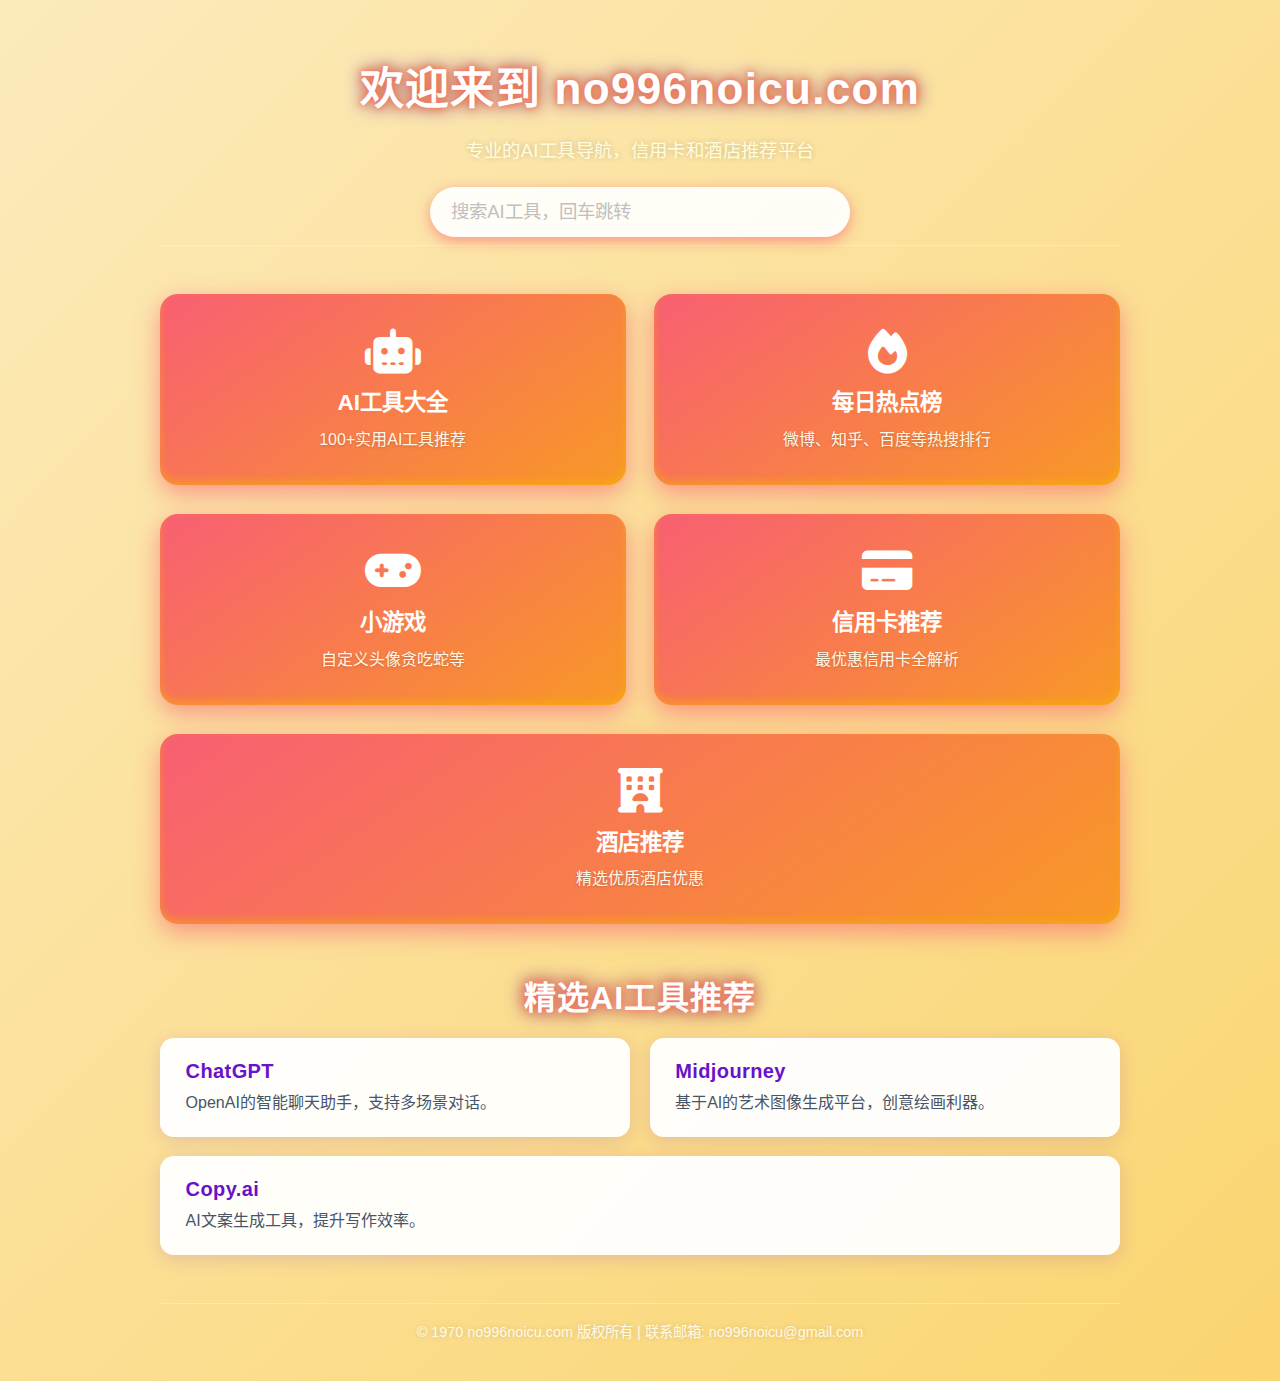
<file: index.html>
<!DOCTYPE html>
<html lang="zh-CN" >
<head>
  <meta charset="UTF-8" />
  <meta name="viewport" content="width=device-width, initial-scale=1" />
  <title>no996noicu.com - AI工具导航 · 信用卡推荐 · 酒店预订</title>
  <meta name="description" content="no996noicu.com 是专业的AI工具导航平台，提供100+实用AI工具推荐、优惠信用卡解析及精选酒店推荐，助力智能生活和智慧出行。" />
  <meta name="keywords" content="AI工具, 信用卡推荐, 酒店推荐, AI工具导航, 虚拟信用卡, 旅游预订" />
  <meta property="og:title" content="no996noicu.com - AI工具导航 · 信用卡推荐 · 酒店预订" />
  <meta property="og:description" content="专业的AI工具导航，信用卡和酒店推荐平台，覆盖最新最全的AI工具及实用金融旅游产品。" />
  <meta property="og:type" content="website" />
  <meta property="og:url" content="https://no996noicu.com/" />
  <meta property="og:image" content="https://no996noicu.com/assets/logo-og.png" />
  <link rel="canonical" href="https://no996noicu.com/" />
  <style>
 body {
  margin: 0;
  padding: 1.5rem 1rem;
  font-family: "Segoe UI", Tahoma, Geneva, Verdana, sans-serif;
  background: linear-gradient(135deg, #fceabb, #f8b500, #f85f73, #6a11cb, #2575fc);
  background-size: 1000% 1000%;
  animation: gradientBG 15s ease infinite;
  color: #1e293b;
  max-width: 960px;
  margin-left: auto;
  margin-right: auto;
  -webkit-font-smoothing: antialiased;
  -moz-osx-font-smoothing: grayscale;
}

@keyframes gradientBG {
  0%{background-position:0% 50%}
  50%{background-position:100% 50%}
  100%{background-position:0% 50%}
}

header {
  text-align: center;
  margin-bottom: 2.5rem;
  padding-bottom: 0.5rem;
  border-bottom: 1px solid rgba(255 255 255 / 0.3);
  color: #fff;
  text-shadow: 0 0 8px rgba(0,0,0,0.35);
}

header h1 {
  font-weight: 900;
  font-size: 2.75rem;
  letter-spacing: 0.03em;
  margin-bottom: 0.3rem;
  text-shadow:
    0 0 6px #f85f73,
    0 0 12px #f8b500,
    0 0 18px #6a11cb;
}

header p {
  font-size: 1.15rem;
  margin-bottom: 1.6rem;
  letter-spacing: 0.02em;
  color: #fffddd;
  text-shadow: 0 0 6px rgba(0,0,0,0.2);
}

#search-box {
  width: 100%;
  max-width: 420px;
  padding: 0.75rem 1.2rem;
  font-size: 1.15rem;
  border: 2px solid transparent;
  border-radius: 36px;
  box-sizing: border-box;
  background: rgba(255 255 255 / 0.9);
  box-shadow:
    0 4px 14px rgba(248, 95, 115, 0.6),
    inset 0 0 12px rgba(255 255 255 / 0.8);
  transition: all 0.3s ease;
  color: #222;
}

#search-box::placeholder {
  color: #bfbfbf;
}

#search-box:focus {
  outline: none;
  border-color: #f85f73;
  box-shadow:
    0 0 16px 3px #f85f73,
    inset 0 0 14px rgba(255 255 255 / 1);
  background: white;
}

main {
  display: flex;
  flex-wrap: wrap;
  justify-content: center;
  gap: 1.8rem;
  margin-top: 3rem;
  margin-bottom: 3rem;
}

.card {
  flex: 1 1 280px;
  background: linear-gradient(145deg, #f85f73, #f8b500, #6a11cb);
  background-size: 300% 300%;
  animation: gradientMove 8s ease infinite;
  color: white;
  border-radius: 18px;
  padding: 2.2rem 1.8rem;
  text-align: center;
  font-weight: 700;
  font-size: 1.4rem;
  box-shadow:
    0 8px 25px rgba(248, 95, 115, 0.6),
    inset 0 -4px 8px rgba(248, 181, 0, 0.5);
  cursor: pointer;
  text-decoration: none;
  user-select: none;
  transition:
    box-shadow 0.35s ease,
    transform 0.25s ease;
}

.card:hover {
  box-shadow:
    0 14px 35px rgba(106, 17, 203, 0.8),
    inset 0 -6px 10px rgba(255 255 255 / 0.5);
  transform: translateY(-6px);
  background-position: 100% 50%;
}

.card small {
  display: block;
  font-weight: 400;
  font-size: 1rem;
  margin-top: 0.6rem;
  color: #fff6e6;
  text-shadow:
    0 1px 3px rgba(0, 0, 0, 0.2);
}

@keyframes gradientMove {
  0%{background-position:0% 50%;}
  50%{background-position:100% 50%;}
  100%{background-position:0% 50%;}
}

section#featured {
  margin-bottom: 3rem;
}

section#featured h2 {
  font-size: 2rem;
  color: #fff;
  margin-bottom: 1.2rem;
  text-align: center;
  font-weight: 900;
  letter-spacing: 0.03em;
  text-shadow:
    0 0 10px #f85f73,
    0 0 15px #f8b500,
    0 0 20px #6a11cb;
}

.featured-list {
  display: flex;
  flex-wrap: wrap;
  justify-content: center;
  gap: 1.2rem;
}

.featured-card {
  background: rgba(255 255 255 / 0.95);
  color: #1e293b;
  padding: 1.4rem 1.6rem;
  border-radius: 14px;
  box-shadow:
    0 4px 18px rgba(106, 17, 203, 0.15);
  flex: 1 1 280px;
  cursor: pointer;
  user-select: none;
  transition:
    box-shadow 0.3s ease,
    transform 0.25s ease;
  text-decoration: none;
  display: flex;
  flex-direction: column;
  justify-content: center;
}

.featured-card:hover {
  box-shadow:
    0 10px 28px rgba(248, 95, 115, 0.4);
  transform: translateY(-5px);
}

.featured-card h3 {
  margin: 0 0 0.5rem 0;
  color: #6a11cb;
  font-size: 1.25rem;
  font-weight: 800;
  letter-spacing: 0.02em;
}

.featured-card p {
  margin: 0;
  color: #475569;
  font-size: 1rem;
  line-height: 1.45;
  user-select: text;
}

footer {
  text-align: center;
  font-size: 0.9rem;
  color: #fff9e6;
  margin-bottom: 1rem;
  user-select: none;
  border-top: 1px solid rgba(255 255 255 / 0.3);
  padding-top: 1rem;
  text-shadow: 0 0 6px rgba(0,0,0,0.15);
}

@media (max-width: 600px) {
  main, .featured-list {
    flex-direction: column;
    align-items: center;
  }
  .card, .featured-card {
    flex: 1 1 100%;
    max-width: 400px;
  }
}

  </style>
  <link rel="sitemap" type="application/xml" title="Sitemap" href="/sitemap.xml" />

  <!-- Google tag (gtag.js) -->
  <script async src="https://www.googletagmanager.com/gtag/js?id=G-1PS2DE4H6N"></script>
  <script>
    window.dataLayer = window.dataLayer || [];
    function gtag(){dataLayer.push(arguments);}
    gtag('js', new Date());

    gtag('config', 'G-1PS2DE4H6N');
  </script>
</head>
<body>

<header>
  <h1>欢迎来到 no996noicu.com</h1>
  <p>专业的AI工具导航，信用卡和酒店推荐平台</p>
  <input id="search-box" type="search" placeholder="搜索AI工具，回车跳转" />
</header>
<!-- 引入图标库 -->
<link rel="stylesheet" href="https://cdnjs.cloudflare.com/ajax/libs/font-awesome/6.5.0/css/all.min.css" />

<main>
  <a href="ai-tools.html" class="card" aria-label="进入AI工具大全">
    <i class="fas fa-robot fa-2x" style="margin-bottom: 10px;"></i><br/>
    AI工具大全
    <small>100+实用AI工具推荐</small>
  </a>
  <a href="hot.html" class="card" aria-label="每日热点榜">
    <i class="fas fa-fire fa-2x" style="margin-bottom: 10px;"></i><br/>
    每日热点榜
    <small>微博、知乎、百度等热搜排行</small>
  </a>
 <a href="xyx.html" class="card" aria-label="小游戏">
  <i class="fas fa-gamepad fa-2x" style="margin-bottom: 10px;"></i><br/>
  小游戏
  <small>自定义头像贪吃蛇等</small>
</a>
  <a href="#credit-card" class="card" aria-label="信用卡推荐">
    <i class="fas fa-credit-card fa-2x" style="margin-bottom: 10px;"></i><br/>
    信用卡推荐
    <small>最优惠信用卡全解析</small>
  </a>
  <a href="#hotel" class="card" aria-label="酒店推荐">
    <i class="fas fa-hotel fa-2x" style="margin-bottom: 10px;"></i><br/>
    酒店推荐
    <small>精选优质酒店优惠</small>
  </a>
</main>


<section id="featured">
  <h2>精选AI工具推荐</h2>
  <div class="featured-list">
    <a href="https://chat.openai.com/" target="_blank" rel="noopener" class="featured-card" aria-label="ChatGPT">
      <h3>ChatGPT</h3>
      <p>OpenAI的智能聊天助手，支持多场景对话。</p>
    </a>
    <a href="https://midjourney.com/" target="_blank" rel="noopener" class="featured-card" aria-label="Midjourney">
      <h3>Midjourney</h3>
      <p>基于AI的艺术图像生成平台，创意绘画利器。</p>
    </a>
    <a href="https://copy.ai/" target="_blank" rel="noopener" class="featured-card" aria-label="Copy.ai">
      <h3>Copy.ai</h3>
      <p>AI文案生成工具，提升写作效率。</p>
    </a>
  </div>
</section>

<footer>
  &copy; 1970 no996noicu.com 版权所有 | 联系邮箱: no996noicu@gmail.com
</footer>

<script>
  const searchBox = document.getElementById('search-box');
  searchBox.addEventListener('keydown', e => {
    if (e.key === 'Enter') {
      const query = encodeURIComponent(searchBox.value.trim());
      if(query){
        window.location.href = `ai-tools.html?search=${query}`;
      }
    }
  });
</script>

</body>
</html>
</file>
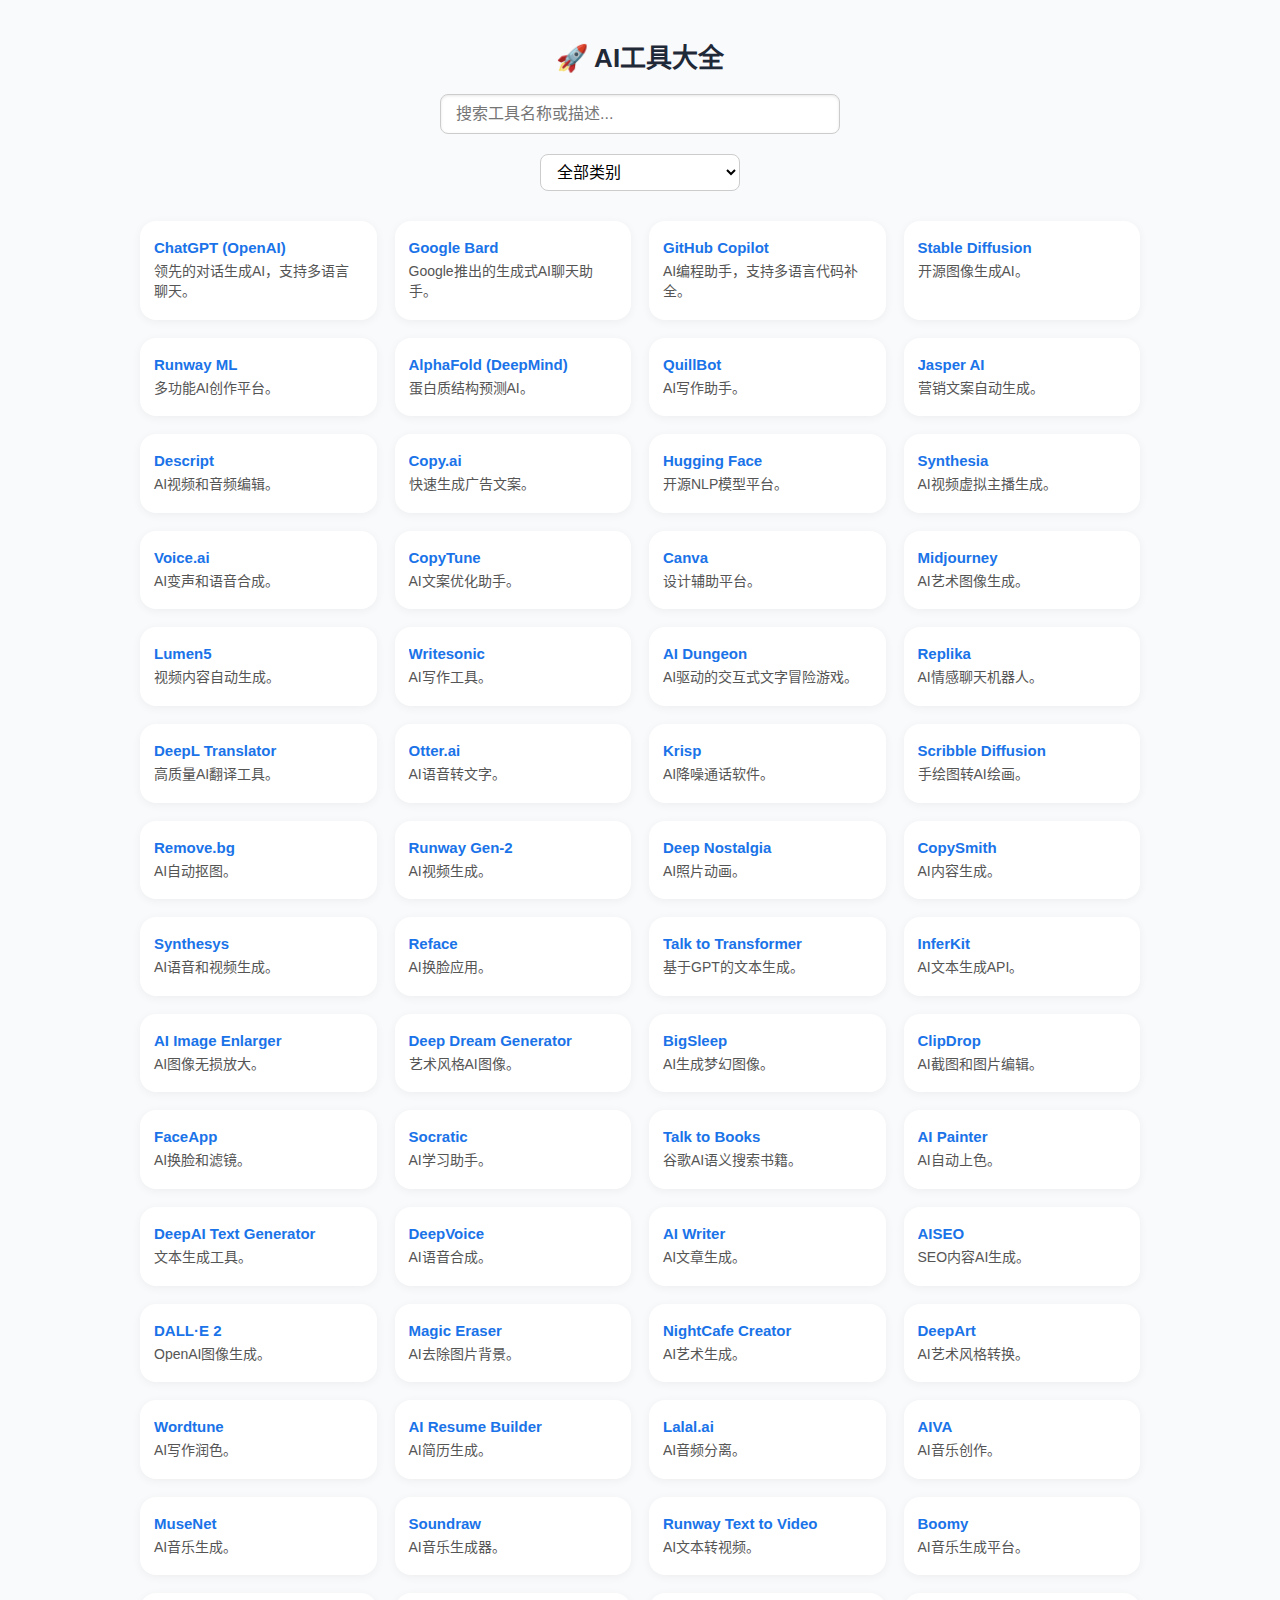
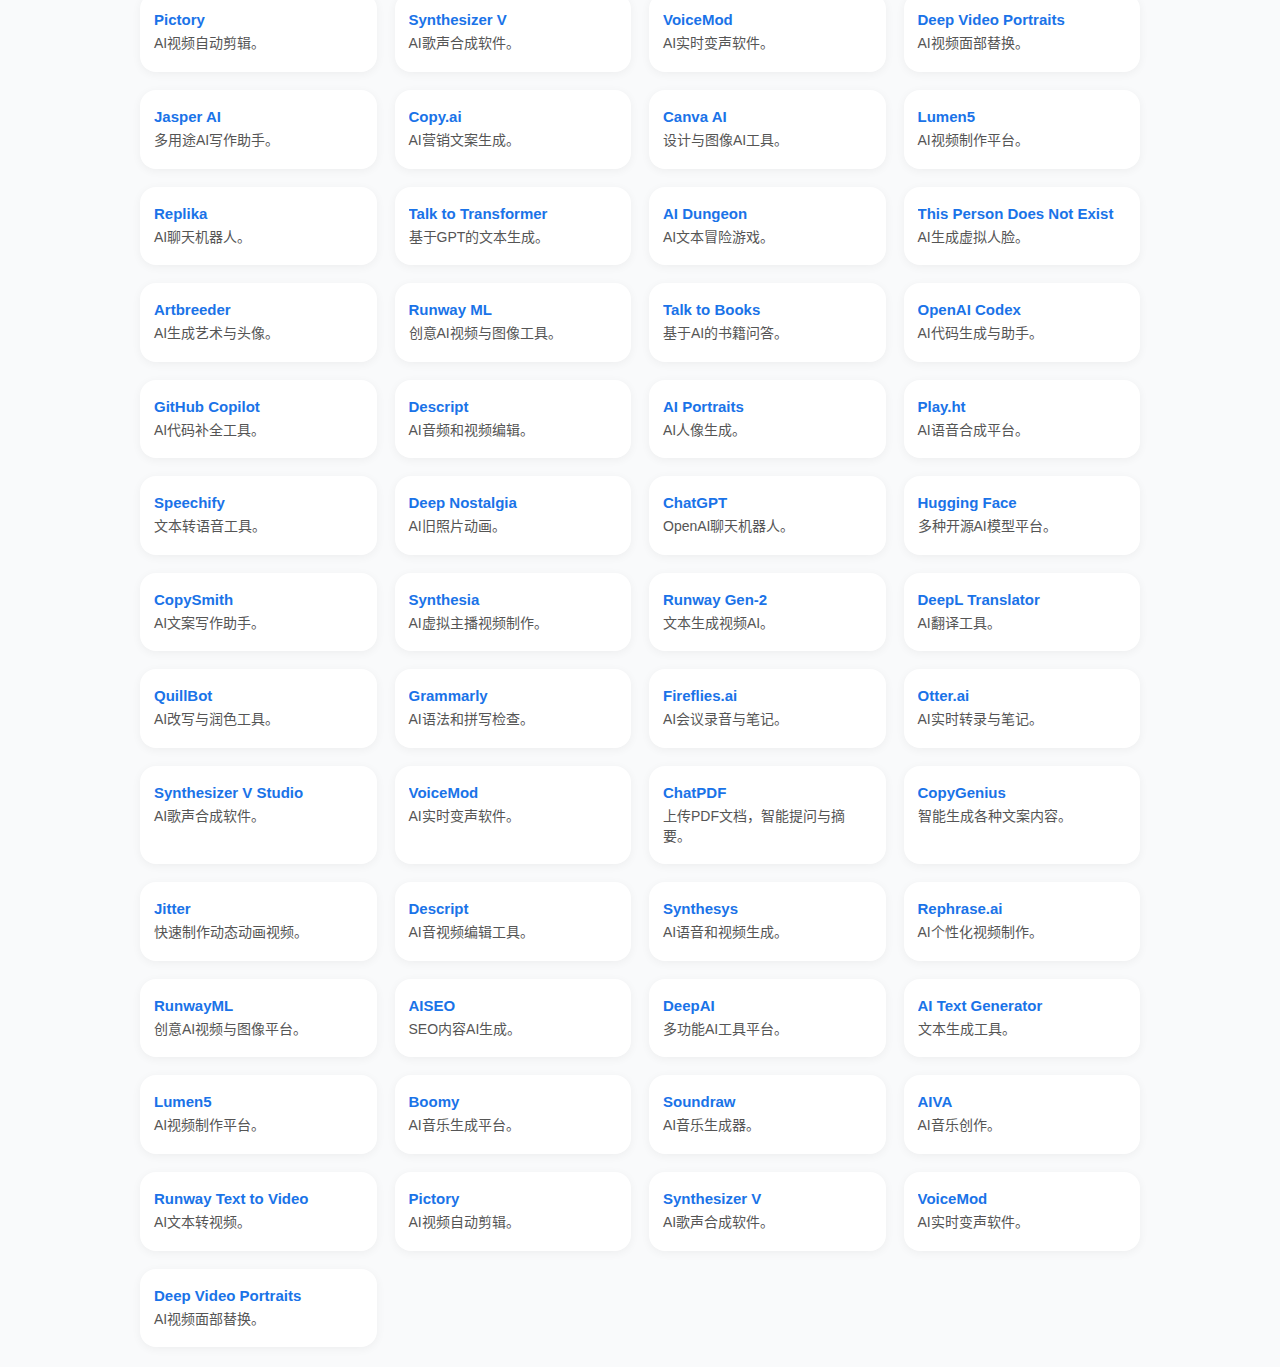
<file: ai-tools.html>
<!DOCTYPE html>
<html lang="zh-CN">
<head>
  <meta charset="UTF-8" />
  <meta name="viewport" content="width=device-width, initial-scale=1" />
  <title>🚀 AI工具大全（100+平台）</title>
  <style>
    body {
      margin: 0; padding: 20px;
      font-family: -apple-system, BlinkMacSystemFont, "Segoe UI", "PingFang SC", "Hiragino Sans GB", "Microsoft YaHei", sans-serif;
      background-color: #f9fafb;
      color: #333;
      max-width: 1000px;
      margin: 0 auto;
    }
    h1 {
      text-align: center;
      margin-bottom: 20px;
      font-size: 26px;
      color: #1f2937;
    }
    #search {
      display: block;
      margin: 0 auto 20px auto;
      max-width: 400px;
      width: 100%;
      padding: 10px 15px;
      font-size: 16px;
      border-radius: 8px;
      border: 1px solid #ccc;
      box-shadow: inset 0 1px 3px rgba(0,0,0,0.1);
      outline: none;
      transition: border-color 0.2s ease;
    }
    #search:focus {
      border-color: #2563eb;
      box-shadow: 0 0 5px rgba(37, 99, 235, 0.5);
    }
    #categoryFilter {
      display: block;
      margin: 0 auto 30px auto;
      max-width: 200px;
      width: 100%;
      padding: 8px 12px;
      font-size: 16px;
      border-radius: 8px;
      border: 1px solid #ccc;
      background: #fff;
    }
    .grid {
      display: grid;
      grid-template-columns: repeat(auto-fill,minmax(220px,1fr));
      gap: 18px;
    }
    .card {
      background-color: #fff;
      border-radius: 16px;
      padding: 18px 14px;
      text-align: left;
      box-shadow: 0 2px 10px rgba(0,0,0,0.05);
      transition: transform 0.15s, box-shadow 0.15s;
      cursor: pointer;
      text-decoration: none;
      color: inherit;
      user-select: none;
    }
    .card:hover {
      transform: translateY(-4px);
      box-shadow: 0 6px 18px rgba(0,0,0,0.12);
    }
    .card .name {
      font-size: 15px;
      font-weight: 600;
      margin-bottom: 6px;
      color: #1a73e8;
      white-space: nowrap;
      overflow: hidden;
      text-overflow: ellipsis;
    }
    .card .desc {
      font-size: 14px;
      color: #555;
      line-height: 1.4;
    }
  </style>
</head>
<body>

<h1>🚀 AI工具大全</h1>
<input type="search" id="search" placeholder="搜索工具名称或描述..." aria-label="搜索工具" />
<select id="categoryFilter" aria-label="选择工具类别">
  <option value="all">全部类别</option>
  <option value="text">文本写作</option>
  <option value="image">图像生成</option>
  <option value="video">视频处理</option>
  <option value="code">编程辅助</option>
  <option value="voice">语音相关</option>
  <option value="other">其他工具</option>
</select>

<div class="grid" id="toolGrid"></div>

<script>
  const tools = [


  {"name":"ChatGPT (OpenAI)", "url":"https://chat.openai.com", "desc":"领先的对话生成AI，支持多语言聊天。", "category":"text"},
  {"name":"Google Bard", "url":"https://bard.google.com", "desc":"Google推出的生成式AI聊天助手。", "category":"text"},
  {"name":"GitHub Copilot", "url":"https://copilot.github.com", "desc":"AI编程助手，支持多语言代码补全。", "category":"code"},
  {"name":"Stable Diffusion", "url":"https://stable-diffusion.com", "desc":"开源图像生成AI。", "category":"image"},
  {"name":"Runway ML", "url":"https://runwayml.com", "desc":"多功能AI创作平台。", "category":"video"},
  {"name":"AlphaFold (DeepMind)", "url":"https://www.deepmind.com/research/alphafold", "desc":"蛋白质结构预测AI。", "category":"other"},
  {"name":"QuillBot", "url":"https://quillbot.com", "desc":"AI写作助手。", "category":"text"},
  {"name":"Jasper AI", "url":"https://jasper.ai", "desc":"营销文案自动生成。", "category":"text"},
  {"name":"Descript", "url":"https://descript.com", "desc":"AI视频和音频编辑。", "category":"video"},
  {"name":"Copy.ai", "url":"https://copy.ai", "desc":"快速生成广告文案。", "category":"text"},
  {"name":"Hugging Face", "url":"https://huggingface.co", "desc":"开源NLP模型平台。", "category":"other"},
  {"name":"Synthesia", "url":"https://synthesia.io", "desc":"AI视频虚拟主播生成。", "category":"video"},
  {"name":"Voice.ai", "url":"https://voice.ai", "desc":"AI变声和语音合成。", "category":"voice"},
  {"name":"CopyTune", "url":"https://copytune.com", "desc":"AI文案优化助手。", "category":"text"},
  {"name":"Canva", "url":"https://canva.com", "desc":"设计辅助平台。", "category":"image"},
  {"name":"Midjourney", "url":"https://midjourney.com", "desc":"AI艺术图像生成。", "category":"image"},
  {"name":"Lumen5", "url":"https://lumen5.com", "desc":"视频内容自动生成。", "category":"video"},
  {"name":"Writesonic", "url":"https://writesonic.com", "desc":"AI写作工具。", "category":"text"},
  {"name":"AI Dungeon", "url":"https://play.aidungeon.io", "desc":"AI驱动的交互式文字冒险游戏。", "category":"text"},
  {"name":"Replika", "url":"https://replika.ai", "desc":"AI情感聊天机器人。", "category":"text"},

  {"name":"DeepL Translator", "url":"https://www.deepl.com", "desc":"高质量AI翻译工具。", "category":"text"},
  {"name":"Otter.ai", "url":"https://otter.ai", "desc":"AI语音转文字。", "category":"voice"},
  {"name":"Krisp", "url":"https://krisp.ai", "desc":"AI降噪通话软件。", "category":"voice"},
  {"name":"Scribble Diffusion", "url":"https://scribblediffusion.com", "desc":"手绘图转AI绘画。", "category":"image"},
  {"name":"Remove.bg", "url":"https://www.remove.bg", "desc":"AI自动抠图。", "category":"image"},
  {"name":"Runway Gen-2", "url":"https://runwayml.com/gen-2", "desc":"AI视频生成。", "category":"video"},
  {"name":"Deep Nostalgia", "url":"https://www.myheritage.cn/deep-nostalgia", "desc":"AI照片动画。", "category":"image"},
  {"name":"CopySmith", "url":"https://copysmith.ai", "desc":"AI内容生成。", "category":"text"},
  {"name":"Synthesys", "url":"https://synthesys.io", "desc":"AI语音和视频生成。", "category":"video"},
  {"name":"Reface", "url":"https://reface.app", "desc":"AI换脸应用。", "category":"image"},
  {"name":"Talk to Transformer", "url":"https://app.inferkit.com/demo", "desc":"基于GPT的文本生成。", "category":"text"},
  {"name":"InferKit", "url":"https://inferkit.com", "desc":"AI文本生成API。", "category":"text"},
  {"name":"AI Image Enlarger", "url":"https://imglarger.com", "desc":"AI图像无损放大。", "category":"image"},
  {"name":"Deep Dream Generator", "url":"https://deepdreamgenerator.com", "desc":"艺术风格AI图像。", "category":"image"},
  {"name":"BigSleep", "url":"https://github.com/lucidrains/big-sleep", "desc":"AI生成梦幻图像。", "category":"image"},
  {"name":"ClipDrop", "url":"https://clipdrop.co", "desc":"AI截图和图片编辑。", "category":"image"},
  {"name":"FaceApp", "url":"https://www.faceapp.com", "desc":"AI换脸和滤镜。", "category":"image"},
  {"name":"Socratic", "url":"https://socratic.org", "desc":"AI学习助手。", "category":"text"},
  {"name":"Talk to Books", "url":"https://books.google.com/talktobooks", "desc":"谷歌AI语义搜索书籍。", "category":"text"},
  {"name":"AI Painter", "url":"https://paintschainer.preferred.tech/index_en.html", "desc":"AI自动上色。", "category":"image"},

  {"name":"DeepAI Text Generator", "url":"https://deepai.org/machine-learning-model/text-generator", "desc":"文本生成工具。", "category":"text"},
  {"name":"DeepVoice", "url":"https://deepvoice.ai", "desc":"AI语音合成。", "category":"voice"},
  {"name":"AI Writer", "url":"https://ai-writer.com", "desc":"AI文章生成。", "category":"text"},
  {"name":"AISEO", "url":"https://aiseo.ai", "desc":"SEO内容AI生成。", "category":"text"},
  {"name":"DALL·E 2", "url":"https://openai.com/dall-e-2", "desc":"OpenAI图像生成。", "category":"image"},
  {"name":"Magic Eraser", "url":"https://magiceraser.io", "desc":"AI去除图片背景。", "category":"image"},
  {"name":"NightCafe Creator", "url":"https://creator.nightcafe.studio", "desc":"AI艺术生成。", "category":"image"},
  {"name":"DeepArt", "url":"https://deepart.io", "desc":"AI艺术风格转换。", "category":"image"},
  {"name":"Wordtune", "url":"https://www.wordtune.com", "desc":"AI写作润色。", "category":"text"},
  {"name":"AI Resume Builder", "url":"https://enhancv.com", "desc":"AI简历生成。", "category":"text"},
  {"name":"Lalal.ai", "url":"https://www.lalal.ai", "desc":"AI音频分离。", "category":"voice"},
  {"name":"AIVA", "url":"https://www.aiva.ai", "desc":"AI音乐创作。", "category":"other"},
  {"name":"MuseNet", "url":"https://openai.com/blog/musenet", "desc":"AI音乐生成。", "category":"other"},
  {"name":"Soundraw", "url":"https://soundraw.io", "desc":"AI音乐生成器。", "category":"other"},
  {"name":"Runway Text to Video", "url":"https://runwayml.com/text-to-video", "desc":"AI文本转视频。", "category":"video"},
  {"name":"Boomy", "url":"https://boomy.com", "desc":"AI音乐生成平台。", "category":"other"},
  {"name":"Pictory", "url":"https://pictory.ai", "desc":"AI视频自动剪辑。", "category":"video"},
  {"name":"Synthesizer V", "url":"https://synthesizerv.com", "desc":"AI歌声合成软件。", "category":"voice"},
  {"name":"VoiceMod", "url":"https://www.voicemod.net", "desc":"AI实时变声软件。", "category":"voice"},
  {"name":"Deep Video Portraits", "url":"https://www.deepvideoportraits.com", "desc":"AI视频面部替换。", "category":"video"},

  {"name":"Jasper AI", "url":"https://www.jasper.ai", "desc":"多用途AI写作助手。", "category":"text"},
  {"name":"Copy.ai", "url":"https://www.copy.ai", "desc":"AI营销文案生成。", "category":"text"},
  {"name":"Canva AI", "url":"https://www.canva.com/features/ai", "desc":"设计与图像AI工具。", "category":"image"},
  {"name":"Lumen5", "url":"https://lumen5.com", "desc":"AI视频制作平台。", "category":"video"},
  {"name":"Replika", "url":"https://replika.ai", "desc":"AI聊天机器人。", "category":"chatbot"},
  {"name":"Talk to Transformer", "url":"https://app.inferkit.com/demo", "desc":"基于GPT的文本生成。", "category":"text"},
  {"name":"AI Dungeon", "url":"https://play.aidungeon.io", "desc":"AI文本冒险游戏。", "category":"game"},
  {"name":"This Person Does Not Exist", "url":"https://thispersondoesnotexist.com", "desc":"AI生成虚拟人脸。", "category":"image"},
  {"name":"Artbreeder", "url":"https://www.artbreeder.com", "desc":"AI生成艺术与头像。", "category":"image"},
  {"name":"Runway ML", "url":"https://runwayml.com", "desc":"创意AI视频与图像工具。", "category":"video"},
  {"name":"Talk to Books", "url":"https://books.google.com/talktobooks", "desc":"基于AI的书籍问答。", "category":"text"},
  {"name":"OpenAI Codex", "url":"https://openai.com/blog/openai-codex", "desc":"AI代码生成与助手。", "category":"code"},
  {"name":"GitHub Copilot", "url":"https://github.com/features/copilot", "desc":"AI代码补全工具。", "category":"code"},
  {"name":"Descript", "url":"https://www.descript.com", "desc":"AI音频和视频编辑。", "category":"video"},
  {"name":"AI Portraits", "url":"https://aiportraits.com", "desc":"AI人像生成。", "category":"image"},
  {"name":"Play.ht", "url":"https://play.ht", "desc":"AI语音合成平台。", "category":"voice"},
  {"name":"Speechify", "url":"https://speechify.com", "desc":"文本转语音工具。", "category":"voice"},
  {"name":"Deep Nostalgia", "url":"https://www.myheritage.com/deep-nostalgia", "desc":"AI旧照片动画。", "category":"image"},
  {"name":"ChatGPT", "url":"https://chat.openai.com", "desc":"OpenAI聊天机器人。", "category":"chatbot"},
  {"name":"Hugging Face", "url":"https://huggingface.co", "desc":"多种开源AI模型平台。", "category":"other"},
  {"name":"CopySmith", "url":"https://copysmith.ai", "desc":"AI文案写作助手。", "category":"text"},
  {"name":"Synthesia", "url":"https://www.synthesia.io", "desc":"AI虚拟主播视频制作。", "category":"video"},
  {"name":"Runway Gen-2", "url":"https://runwayml.com/gen2", "desc":"文本生成视频AI。", "category":"video"},
  {"name":"DeepL Translator", "url":"https://www.deepl.com", "desc":"AI翻译工具。", "category":"text"},
  {"name":"QuillBot", "url":"https://quillbot.com", "desc":"AI改写与润色工具。", "category":"text"},
  {"name":"Grammarly", "url":"https://grammarly.com", "desc":"AI语法和拼写检查。", "category":"text"},
  {"name":"Fireflies.ai", "url":"https://fireflies.ai", "desc":"AI会议录音与笔记。", "category":"other"},
  {"name":"Otter.ai", "url":"https://otter.ai", "desc":"AI实时转录与笔记。", "category":"other"},
  {"name":"Synthesizer V Studio", "url":"https://synthesizerv.com", "desc":"AI歌声合成软件。", "category":"voice"},
  {"name":"VoiceMod", "url":"https://www.voicemod.net", "desc":"AI实时变声软件。", "category":"voice"},
  {"name":"ChatPDF", "url":"https://www.chatpdf.com", "desc":"上传PDF文档，智能提问与摘要。", "category":"text"},
  {"name":"CopyGenius", "url":"https://copygenius.ai", "desc":"智能生成各种文案内容。", "category":"text"},
  {"name":"Jitter", "url":"https://jitter.video", "desc":"快速制作动态动画视频。", "category":"video"},
  {"name":"Descript", "url":"https://www.descript.com", "desc":"AI音视频编辑工具。", "category":"video"},
  {"name":"Synthesys", "url":"https://synthesys.io", "desc":"AI语音和视频生成。", "category":"video"},
  {"name":"Rephrase.ai", "url":"https://www.rephrase.ai", "desc":"AI个性化视频制作。", "category":"video"},
  {"name":"RunwayML", "url":"https://runwayml.com", "desc":"创意AI视频与图像平台。", "category":"video"},
  {"name":"AISEO", "url":"https://aiseo.ai", "desc":"SEO内容AI生成。", "category":"text"},
  {"name":"DeepAI", "url":"https://deepai.org", "desc":"多功能AI工具平台。", "category":"other"},
  {"name":"AI Text Generator", "url":"https://deepai.org/machine-learning-model/text-generator", "desc":"文本生成工具。", "category":"text"},
  {"name":"Lumen5", "url":"https://lumen5.com", "desc":"AI视频制作平台。", "category":"video"},
  {"name":"Boomy", "url":"https://boomy.com", "desc":"AI音乐生成平台。", "category":"other"},
  {"name":"Soundraw", "url":"https://soundraw.io", "desc":"AI音乐生成器。", "category":"other"},
  {"name":"AIVA", "url":"https://www.aiva.ai", "desc":"AI音乐创作。", "category":"other"},
  {"name":"Runway Text to Video", "url":"https://runwayml.com/text-to-video", "desc":"AI文本转视频。", "category":"video"},
  {"name":"Pictory", "url":"https://pictory.ai", "desc":"AI视频自动剪辑。", "category":"video"},
  {"name":"Synthesizer V", "url":"https://synthesizerv.com", "desc":"AI歌声合成软件。", "category":"voice"},
  {"name":"VoiceMod", "url":"https://www.voicemod.net", "desc":"AI实时变声软件。", "category":"voice"},
  {"name":"Deep Video Portraits", "url":"https://www.deepvideoportraits.com", "desc":"AI视频面部替换。", "category":"video"}





  ];

  const grid = document.getElementById('toolGrid');
  const searchInput = document.getElementById('search');
  const categorySelect = document.getElementById('categoryFilter');

  function render(data) {
    grid.innerHTML = '';
    data.forEach(item => {
      const a = document.createElement('a');
      a.className = 'card';
      a.href = item.url;
      a.target = '_blank';
      a.rel = 'noopener';
      a.innerHTML = `<div class="name">${item.name}</div><div class="desc">${item.desc}</div>`;
      grid.appendChild(a);
    });
  }

  function filterAndRender() {
    const val = searchInput.value.trim().toLowerCase();
    const cat = categorySelect.value;
    const filtered = tools.filter(t => {
      const matchText = t.name.toLowerCase().includes(val) || t.desc.toLowerCase().includes(val);
      const matchCat = cat === 'all' || t.category === cat;
      return matchText && matchCat;
    });
    render(filtered);
  }

  searchInput.addEventListener('input', filterAndRender);
  categorySelect.addEventListener('change', filterAndRender);

  render(tools);
</script>

</body>
</html>
</file>
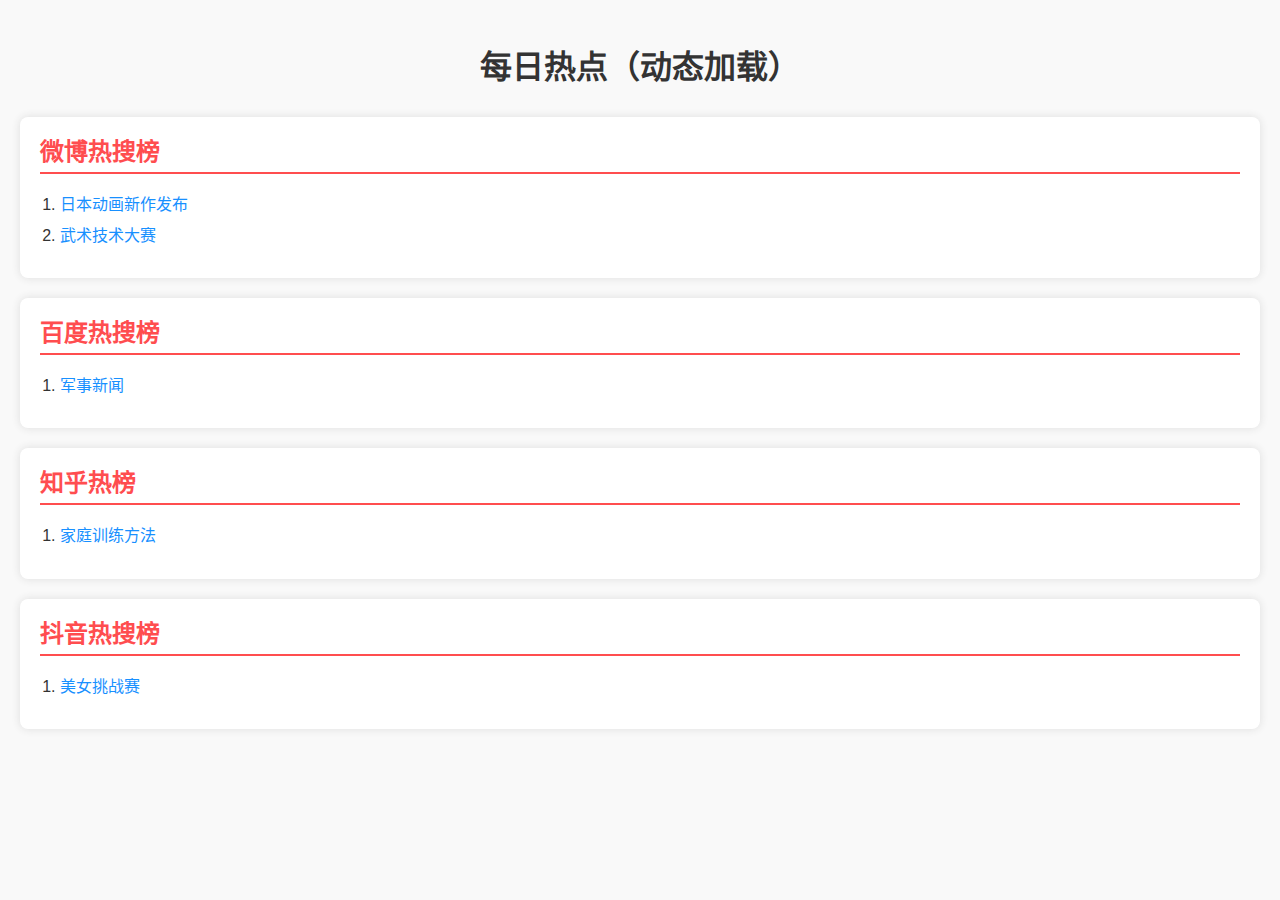
<file: hot.html>
<!DOCTYPE html>
<html lang="zh-CN">
<head>
  <meta charset="UTF-8" />
  <title>每日热点（动态加载）</title>
  <meta name="viewport" content="width=device-width, initial-scale=1" />
  <style>
    body {
      font-family: "Microsoft YaHei", Arial, sans-serif;
      background: #f9f9f9;
      margin: 0;
      padding: 20px;
      color: #333;
    }
    h1 {
      text-align: center;
      margin-bottom: 30px;
    }
    .hot-section {
      background: #fff;
      padding: 15px 20px;
      margin-bottom: 20px;
      border-radius: 8px;
      box-shadow: 0 0 8px #ddd;
    }
    .hot-section h2 {
      margin-top: 0;
      border-bottom: 2px solid #ff4d4f;
      padding-bottom: 5px;
      color: #ff4d4f;
    }
    ol {
      padding-left: 20px;
    }
    ol li {
      margin-bottom: 8px;
      line-height: 1.4;
    }
    ol li a {
      color: #1890ff;
      text-decoration: none;
    }
    ol li a:hover {
      text-decoration: underline;
    }
  </style>
</head>
<body>
  <h1>每日热点（动态加载）</h1>
  <div id="container">正在加载热点数据...</div>

  <script>
    const titles = {
      weibo: '微博热搜榜',
      baidu: '百度热搜榜',
      zhihu: '知乎热榜',
      douyin: '抖音热搜榜'
    };

    function createSection(platform, items) {
      const section = document.createElement('div');
      section.className = 'hot-section';
      const h2 = document.createElement('h2');
      h2.textContent = titles[platform] || platform;
      section.appendChild(h2);

      const ol = document.createElement('ol');
      items.forEach(item => {
        const li = document.createElement('li');
        const a = document.createElement('a');
        a.href = item.url;
        a.target = '_blank';
        a.textContent = item.title;
        li.appendChild(a);
        ol.appendChild(li);
      });

      section.appendChild(ol);
      return section;
    }

    fetch('./hotsearch.json')
      .then(response => response.json())
      .then(data => {
        const container = document.getElementById('container');
        container.innerHTML = '';
        Object.keys(data).forEach(platform => {
          const section = createSection(platform, data[platform]);
          container.appendChild(section);
        });
      })
      .catch(err => {
        console.error('加载热点数据失败:', err);
        document.getElementById('container').textContent = '热点数据加载失败，请稍后再试。';
      });
  </script>
</body>
</html>
</file>
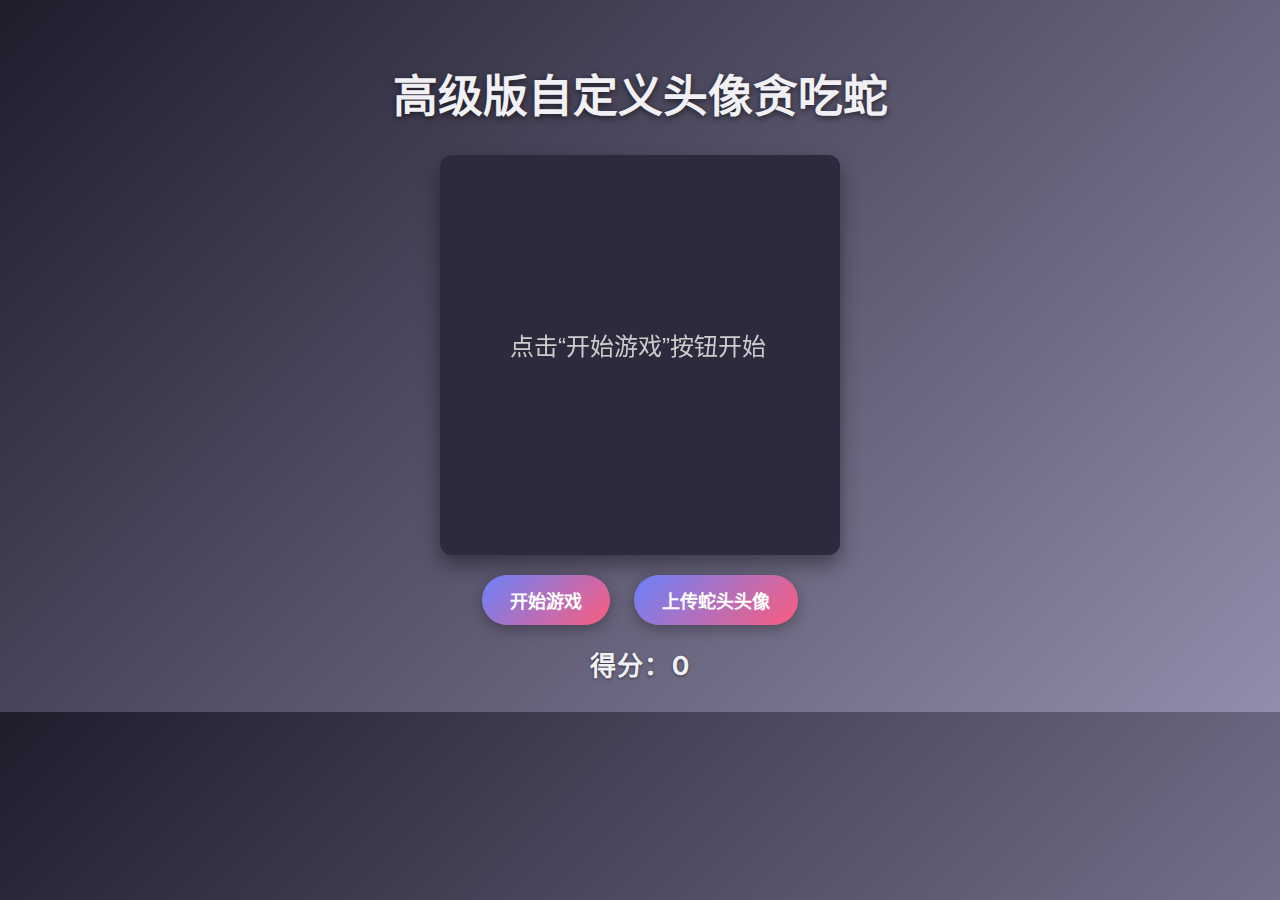
<file: tcs.html>
<!DOCTYPE html>
<html lang="zh-CN">
<head>
<meta charset="UTF-8" />
<title>高级版自定义头像贪吃蛇</title>
<style>
  @import url('https://fonts.googleapis.com/css2?family=Inter:wght@400;700&display=swap');

  body {
    background: linear-gradient(135deg, #1f1c2c, #928dab);
    color: #f0f0f5;
    font-family: 'Inter', 'Segoe UI', Tahoma, Geneva, Verdana, sans-serif;
    text-align: center;
    margin: 0; padding: 30px 20px;
    user-select: none;
  }
  h1 {
    font-weight: 700;
    font-size: 2.8rem;
    margin-bottom: 10px;
    text-shadow: 0 2px 6px rgba(0,0,0,0.6);
  }
  canvas {
    background: #2c2a3c;
    display: block;
    margin: 30px auto 20px;
    border-radius: 12px;
    box-shadow:
      0 10px 20px rgba(0,0,0,0.4),
      inset 0 0 30px #54517e;
    transition: box-shadow 0.3s ease;
  }
  canvas:hover {
    box-shadow:
      0 15px 30px rgba(0,0,0,0.6),
      inset 0 0 40px #6e6bb1;
  }
  #controls {
    margin-top: 10px;
  }
  button, label {
    font-size: 18px;
    padding: 12px 28px;
    border-radius: 30px;
    border: none;
    cursor: pointer;
    user-select: none;
    font-weight: 600;
    box-shadow: 0 4px 14px rgba(0,0,0,0.3);
    transition: all 0.3s ease;
    background: linear-gradient(135deg, #6a82fb, #fc5c7d);
    color: white;
    margin: 0 10px;
    display: inline-block;
  }
  button:hover, label:hover {
    filter: brightness(1.1);
    box-shadow:
      0 6px 20px rgba(252, 92, 125, 0.7),
      0 0 10px rgba(106, 130, 251, 0.7);
  }
  input[type="file"] {
    display: none;
  }
  #score {
    margin-top: 20px;
    font-size: 26px;
    font-weight: 700;
    letter-spacing: 1.2px;
    text-shadow: 0 1px 3px rgba(0,0,0,0.5);
  }
</style>
</head>
<body>

<h1>高级版自定义头像贪吃蛇</h1>

<canvas id="game" width="400" height="400" tabindex="0" aria-label="贪吃蛇游戏画布"></canvas>

<div id="controls" role="region" aria-label="游戏控制区域">
  <button id="startBtn" aria-controls="game" aria-live="polite">开始游戏</button>
  <label for="imgUpload" tabindex="0" role="button" aria-pressed="false">上传蛇头头像</label>
  <input type="file" id="imgUpload" accept="image/*" aria-label="上传自定义蛇头头像" />
</div>

<div id="score" aria-live="polite">得分：0</div>

<script>
(() => {
  const canvas = document.getElementById('game');
  const ctx = canvas.getContext('2d');
  const grid = 20;
  const width = canvas.width;
  const height = canvas.height;
  const maxCellsX = width / grid;
  const maxCellsY = height / grid;

  let snake = [];
  let dx = grid;
  let dy = 0;
  let food = { x: 0, y: 0 };
  let score = 0;
  let running = false;
  let frameCount = 0;
  const speed = 10;
  let headImg = null;

  const scoreEl = document.getElementById('score');
  const startBtn = document.getElementById('startBtn');
  const imgUpload = document.getElementById('imgUpload');

  function resetGame() {
    snake = [{ x: grid * 5, y: grid * 5 }];
    dx = grid;
    dy = 0;
    placeFood();
    score = 0;
    scoreEl.textContent = '得分：0';
    running = true;
    frameCount = 0;
    canvas.focus();
  }

  function placeFood() {
    food.x = Math.floor(Math.random() * maxCellsX) * grid;
    food.y = Math.floor(Math.random() * maxCellsY) * grid;
    for (const cell of snake) {
      if (cell.x === food.x && cell.y === food.y) {
        placeFood();
        break;
      }
    }
  }

  function draw() {
    ctx.fillStyle = '#2c2a3c';
    ctx.fillRect(0, 0, width, height);

    // 画食物圆形
    ctx.fillStyle = '#ff4757';
    ctx.beginPath();
    ctx.arc(food.x + grid/2, food.y + grid/2, grid/2 - 3, 0, Math.PI * 2);
    ctx.fill();

    // 蛇身
    ctx.fillStyle = '#7bed9f';
    for (let i = 1; i < snake.length; i++) {
      const s = snake[i];
      ctx.fillRect(s.x + 2, s.y + 2, grid - 4, grid - 4);
    }

    // 蛇头
    if (headImg && headImg.complete) {
      ctx.drawImage(headImg, snake[0].x, snake[0].y, grid, grid);
    } else {
      const grad = ctx.createRadialGradient(snake[0].x + grid/2, snake[0].y + grid/2, 4, snake[0].x + grid/2, snake[0].y + grid/2, grid/2);
      grad.addColorStop(0, '#2ed573');
      grad.addColorStop(1, '#1eae57');
      ctx.fillStyle = grad;
      ctx.beginPath();
      ctx.arc(snake[0].x + grid/2, snake[0].y + grid/2, grid/2 - 2, 0, Math.PI * 2);
      ctx.fill();
    }
  }

  function gameLoop() {
    if (!running) return;

    requestAnimationFrame(gameLoop);

    frameCount++;
    if (frameCount < speed) return;
    frameCount = 0;

    const newHead = { x: snake[0].x + dx, y: snake[0].y + dy };

    if (
      newHead.x < 0 ||
      newHead.x >= width ||
      newHead.y < 0 ||
      newHead.y >= height
    ) {
      running = false;
      setTimeout(() => alert('游戏结束！得分：' + score), 100);
      return;
    }

    for (const segment of snake) {
      if (segment.x === newHead.x && segment.y === newHead.y) {
        running = false;
        setTimeout(() => alert('游戏结束！得分：' + score), 100);
        return;
      }
    }

    snake.unshift(newHead);

    if (newHead.x === food.x && newHead.y === food.y) {
      score++;
      scoreEl.textContent = '得分：' + score;
      placeFood();
    } else {
      snake.pop();
    }

    draw();
  }

  document.addEventListener('keydown', e => {
    if (!running) return;

    if (e.key === 'ArrowLeft' && dx === 0) {
      dx = -grid; dy = 0;
    } else if (e.key === 'ArrowUp' && dy === 0) {
      dx = 0; dy = -grid;
    } else if (e.key === 'ArrowRight' && dx === 0) {
      dx = grid; dy = 0;
    } else if (e.key === 'ArrowDown' && dy === 0) {
      dx = 0; dy = grid;
    }
  });

  startBtn.addEventListener('click', () => {
    if (!running) {
      resetGame();
      gameLoop();
    }
  });

  imgUpload.addEventListener('change', e => {
    const file = e.target.files[0];
    if (!file) return;
    const reader = new FileReader();
    reader.onload = function (evt) {
      const img = new Image();
      img.onload = () => {
        headImg = img;
      };
      img.src = evt.target.result;
    };
    reader.readAsDataURL(file);
  });

  // 初始画面
  ctx.fillStyle = '#2c2a3c';
  ctx.fillRect(0, 0, width, height);
  ctx.fillStyle = '#ccc';
  ctx.font = '24px Inter, sans-serif';
  ctx.fillText('点击“开始游戏”按钮开始', width / 2 - 130, height / 2);
})();
</script>

</body>
</html>
</file>
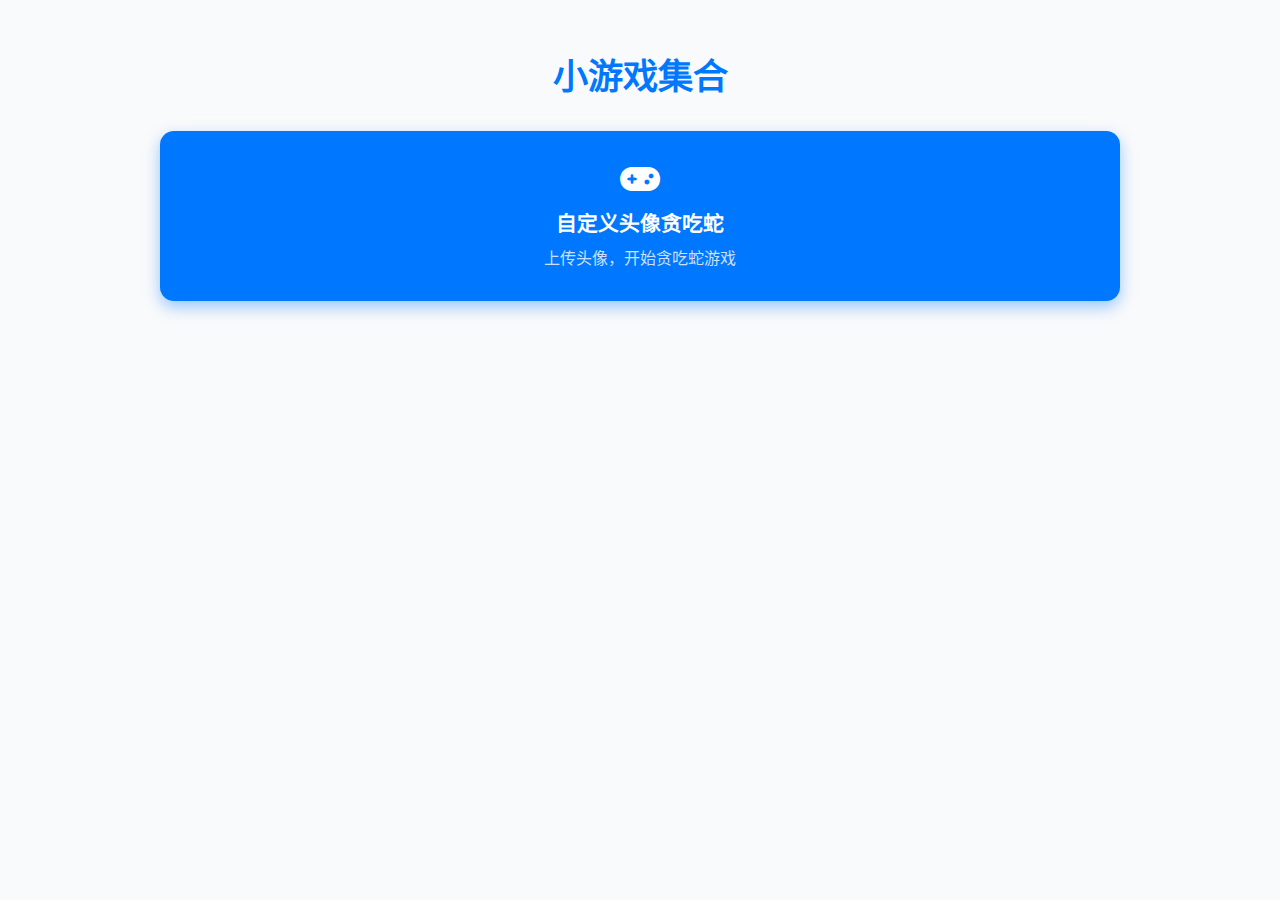
<file: xyx.html>
<!DOCTYPE html>
<html lang="zh-CN">
<head>
  <meta charset="UTF-8" />
  <meta name="viewport" content="width=device-width, initial-scale=1" />
  <title>小游戏集合 - no996noicu.com</title>
  <style>
    body {
      margin:0; padding:1.5rem;
      font-family: "Segoe UI", Tahoma, Geneva, Verdana, sans-serif;
      background: #f9fafb;
      max-width: 960px;
      margin-left: auto;
      margin-right: auto;
      color: #222;
      text-align: center;
    }
    h1 {
      color: #0077ff;
      margin-bottom: 2rem;
      font-weight: 700;
      font-size: 2.2rem;
    }
    main {
      display: flex;
      flex-wrap: wrap;
      justify-content: center;
      gap: 1.5rem;
    }
    .card {
      flex: 1 1 280px;
      background: #0077ff;
      color: white;
      border-radius: 14px;
      padding: 2rem 1.5rem;
      font-weight: 700;
      font-size: 1.3rem;
      box-shadow: 0 6px 16px rgb(0 119 255 / 0.4);
      cursor: pointer;
      user-select: none;
      text-decoration: none;
      transition: background-color 0.3s ease;
      display: flex;
      flex-direction: column;
      align-items: center;
    }
    .card:hover {
      background: #0056d2;
      box-shadow: 0 8px 24px rgb(0 86 210 / 0.6);
    }
    .card i {
      font-size: 2rem;
      margin-bottom: 0.8rem;
    }
    .card small {
      font-weight: 400;
      font-size: 1rem;
      margin-top: 0.5rem;
      color: #cce0ff;
    }
    @media (max-width: 600px) {
      main {
        flex-direction: column;
        align-items: center;
      }
      .card {
        flex: 1 1 100%;
        max-width: 400px;
      }
    }
  </style>
  <!-- 图标库 -->
  <link rel="stylesheet" href="https://cdnjs.cloudflare.com/ajax/libs/font-awesome/6.5.0/css/all.min.css" />
</head>
<body>

<h1>小游戏集合</h1>

<main>
  <a href="tcs.html" class="card" aria-label="自定义头像贪吃蛇">
    <i class="fas fa-gamepad"></i>
    自定义头像贪吃蛇
    <small>上传头像，开始贪吃蛇游戏</small>
  </a>

  <!-- 以后这里可以继续添加更多游戏卡片 -->
</main>

</body>
</html>
</file>
